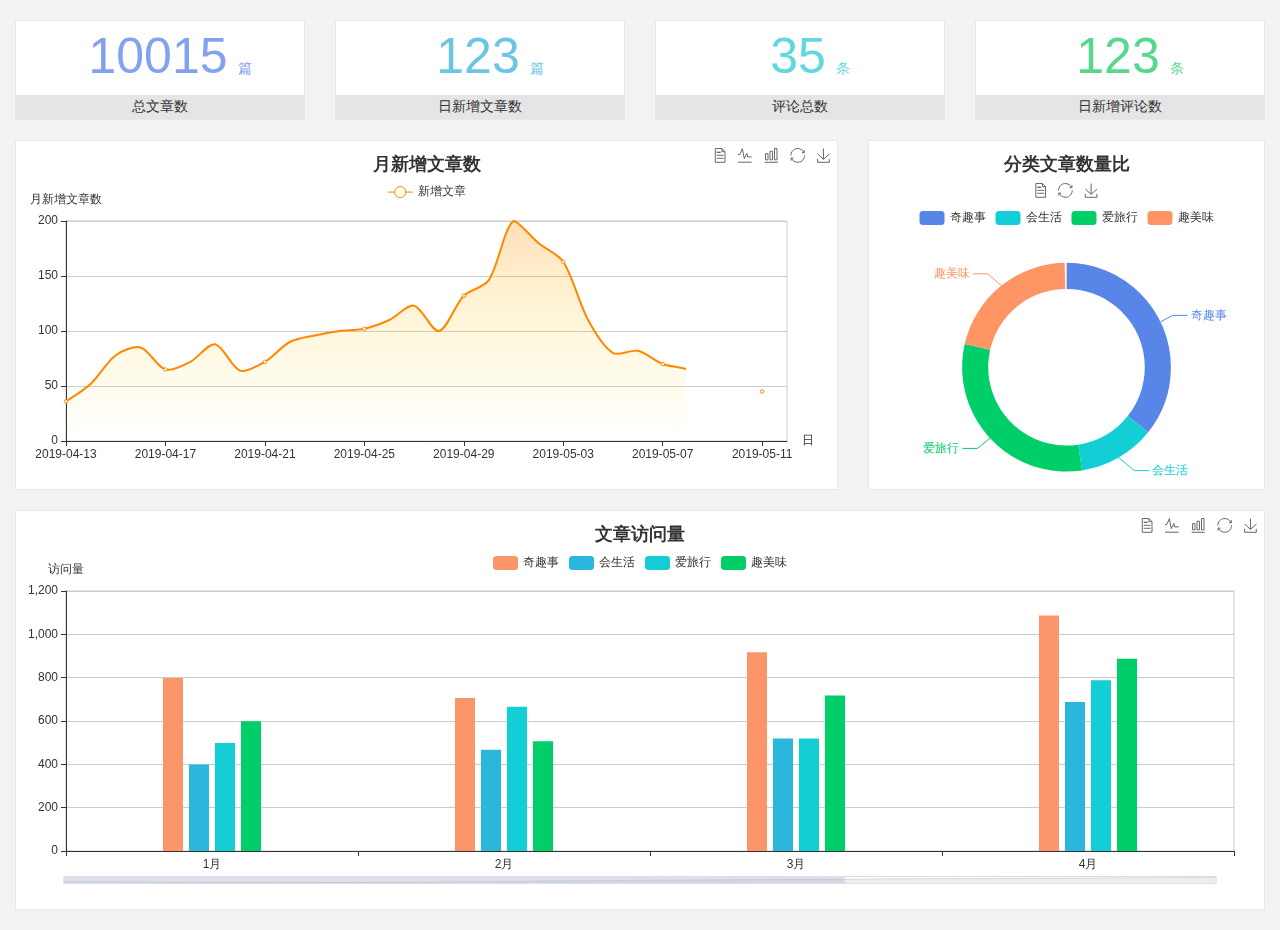
<file: home/dashboard.html>
<!DOCTYPE html>
<html lang="en">

<head>
  <meta charset="UTF-8">
  <meta name="viewport" content="width=device-width, initial-scale=1.0">
  <meta http-equiv="X-UA-Compatible" content="ie=edge">
  <title>图表统计</title>
  <link rel="stylesheet" href="/assets/lib/bootstrap.css" />
  <link rel="stylesheet" href="/assets/lib/main.css" />
  <script src="/assets/lib/jquery.js"></script>
  <script type="text/javascript" src="/assets/lib/echarts.min.js"></script>
</head>

<body>
  <div class="container-fluid">
    <div class="row spannel_list">
      <div class="col-sm-3 col-xs-6">
        <div class="spannel">
          <em>10015</em><span>篇</span>
          <b>总文章数</b>
        </div>
      </div>
      <div class="col-sm-3 col-xs-6">
        <div class="spannel scolor01">
          <em>123</em><span>篇</span>
          <b>日新增文章数</b>
        </div>
      </div>
      <div class="col-sm-3 col-xs-6">
        <div class="spannel scolor02">
          <em>35</em><span>条</span>
          <b>评论总数</b>
        </div>
      </div>
      <div class="col-sm-3 col-xs-6">
        <div class="spannel scolor03">
          <em>123</em><span>条</span>
          <b>日新增评论数</b>
        </div>
      </div>
    </div>
  </div>

  <div class="container-fluid">
    <div class="row curve-pie">
      <div class="col-lg-8 col-md-8">
        <div class="gragh_pannel" id="curve_show"></div>
      </div>
      <div class="col-lg-4 col-md-4">
        <div class="gragh_pannel" id="pie_show"></div>
      </div>
    </div>
  </div>

  <div class="container-fluid">
    <div class="column_pannel" id="column_show"></div>
  </div>

  <script>
    var oChart = echarts.init(document.getElementById('curve_show'));
    var aList_all = [
      { 'count': 36, 'date': '2019-04-13' },
      { 'count': 52, 'date': '2019-04-14' },
      { 'count': 78, 'date': '2019-04-15' },
      { 'count': 85, 'date': '2019-04-16' },
      { 'count': 65, 'date': '2019-04-17' },
      { 'count': 72, 'date': '2019-04-18' },
      { 'count': 88, 'date': '2019-04-19' },
      { 'count': 64, 'date': '2019-04-20' },
      { 'count': 72, 'date': '2019-04-21' },
      { 'count': 90, 'date': '2019-04-22' },
      { 'count': 96, 'date': '2019-04-23' },
      { 'count': 100, 'date': '2019-04-24' },
      { 'count': 102, 'date': '2019-04-25' },
      { 'count': 110, 'date': '2019-04-26' },
      { 'count': 123, 'date': '2019-04-27' },
      { 'count': 100, 'date': '2019-04-28' },
      { 'count': 132, 'date': '2019-04-29' },
      { 'count': 146, 'date': '2019-04-30' },
      { 'count': 200, 'date': '2019-05-01' },
      { 'count': 180, 'date': '2019-05-02' },
      { 'count': 163, 'date': '2019-05-03' },
      { 'count': 110, 'date': '2019-05-04' },
      { 'count': 80, 'date': '2019-05-05' },
      { 'count': 82, 'date': '2019-05-06' },
      { 'count': 70, 'date': '2019-05-07' },
      { 'count': 65, 'date': '2019-05-08' },
      { 'count': 54, 'date': '2019-05-09' },
      { 'count': 40, 'date': '2019-05-10' },
      { 'count': 45, 'date': '2019-05-11' },
      { 'count': 38, 'date': '2019-05-12' },
    ];

    let aCount = [];
    let aDate = [];

    for (var i = 0; i < aList_all.length; i++) {
      aCount.push(aList_all[i].count);
      aDate.push(aList_all[i].date);
    }

    var chartopt = {
      title: {
        text: '月新增文章数',
        left: 'center',
        top: '10'
      },
      tooltip: {
        trigger: 'axis'
      },
      legend: {
        data: ['新增文章'],
        top: '40'
      },
      toolbox: {
        show: true,
        feature: {
          mark: { show: true },
          dataView: { show: true, readOnly: false },
          magicType: { show: true, type: ['line', 'bar'] },
          restore: { show: true },
          saveAsImage: { show: true }
        }
      },
      calculable: true,
      xAxis: [
        {
          name: '日',
          type: 'category',
          boundaryGap: false,
          data: aDate
        }
      ],
      yAxis: [
        {
          name: '月新增文章数',
          type: 'value'
        }
      ],
      series: [
        {
          name: '新增文章',
          type: 'line',
          smooth: true,
          itemStyle: { normal: { areaStyle: { type: 'default' }, color: '#f80' }, lineStyle: { color: '#f80' } },
          data: aCount
        }],
      areaStyle: {
        normal: {
          color: new echarts.graphic.LinearGradient(0, 0, 0, 1, [{
            offset: 0,
            color: 'rgba(255,136,0,0.39)'
          }, {
            offset: .34,
            color: 'rgba(255,180,0,0.25)'
          }, {
            offset: 1,
            color: 'rgba(255,222,0,0.00)'
          }])

        }
      },
      grid: {
        show: true,
        x: 50,
        x2: 50,
        y: 80,
        height: 220
      }
    };

    oChart.setOption(chartopt);


    var oPie = echarts.init(document.getElementById('pie_show'));
    var oPieopt =
    {
      title: {
        top: 10,
        text: '分类文章数量比',
        x: 'center'
      },
      tooltip: {
        trigger: 'item',
        formatter: "{a} <br/>{b} : {c} ({d}%)"
      },
      color: ['#5885e8', '#13cfd5', '#00ce68', '#ff9565'],
      legend: {
        x: 'center',
        top: 65,
        data: ['奇趣事', '会生活', '爱旅行', '趣美味']
      },
      toolbox: {
        show: true,
        x: 'center',
        top: 35,
        feature: {
          mark: { show: true },
          dataView: { show: true, readOnly: false },
          magicType: {
            show: true,
            type: ['pie', 'funnel'],
            option: {
              funnel: {
                x: '25%',
                width: '50%',
                funnelAlign: 'left',
                max: 1548
              }
            }
          },
          restore: { show: true },
          saveAsImage: { show: true }
        }
      },
      calculable: true,
      series: [
        {
          name: '访问来源',
          type: 'pie',
          radius: ['45%', '60%'],
          center: ['50%', '65%'],
          data: [
            { value: 300, name: '奇趣事' },
            { value: 100, name: '会生活' },
            { value: 260, name: '爱旅行' },
            { value: 180, name: '趣美味' }
          ]
        }
      ]
    };
    oPie.setOption(oPieopt);



    var oColumn = this.echarts.init(document.getElementById('column_show'));
    var oColumnopt =
    {
      title: {
        text: '文章访问量',
        left: 'center',
        top: '10'
      },
      tooltip: {
        trigger: 'axis'
      },
      legend: {
        data: ['奇趣事', '会生活', '爱旅行', '趣美味'],
        top: '40'
      },
      toolbox: {
        show: true,
        feature: {
          mark: { show: true },
          dataView: { show: true, readOnly: false },
          magicType: { show: true, type: ['line', 'bar'] },
          restore: { show: true },
          saveAsImage: { show: true }
        }
      },
      calculable: true,
      xAxis: [
        {
          type: 'category',
          data: ['1月', '2月', '3月', '4月', '5月']
        }
      ],
      yAxis: [
        {
          name: '访问量',
          type: 'value'
        }
      ],
      series: [
        {
          name: '奇趣事',
          type: 'bar',
          barWidth: 20,
          itemStyle: {
            normal: { areaStyle: { type: 'default' }, color: '#fd956a' }
          },
          data: [800, 708, 920, 1090, 1200]
        },
        {
          name: '会生活',
          type: 'bar',
          barWidth: 20,
          itemStyle: {
            normal: { areaStyle: { type: 'default' }, color: '#2bb6db' }
          },
          data: [400, 468, 520, 690, 800]
        },
        {
          name: '爱旅行',
          type: 'bar',
          barWidth: 20,
          itemStyle: {
            normal: { areaStyle: { type: 'default' }, color: '#13cfd5' }
          },
          data: [500, 668, 520, 790, 900]
        },
        {
          name: '趣美味',
          type: 'bar',
          barWidth: 20,
          itemStyle: {
            normal: { areaStyle: { type: 'default' }, color: '#00ce68' }
          },
          data: [600, 508, 720, 890, 1000]
        }
      ],
      grid: {
        show: true,
        x: 50,
        x2: 30,
        y: 80,
        height: 260
      },
      dataZoom: [//给x轴设置滚动条
        {
          start: 0,//默认为0
          end: 100 - 1000 / 31,//默认为100
          type: 'slider',
          show: true,
          xAxisIndex: [0],
          handleSize: 0,//滑动条的 左右2个滑动条的大小
          height: 8,//组件高度
          left: 45, //左边的距离
          right: 50,//右边的距离
          bottom: 26,//右边的距离
          handleColor: '#ddd',//h滑动图标的颜色
          handleStyle: {
            borderColor: "#cacaca",
            borderWidth: "1",
            shadowBlur: 2,
            background: "#ddd",
            shadowColor: "#ddd",
          }
        }]
    };
    oColumn.setOption(oColumnopt);
  </script>
</body>

</html>
</file>
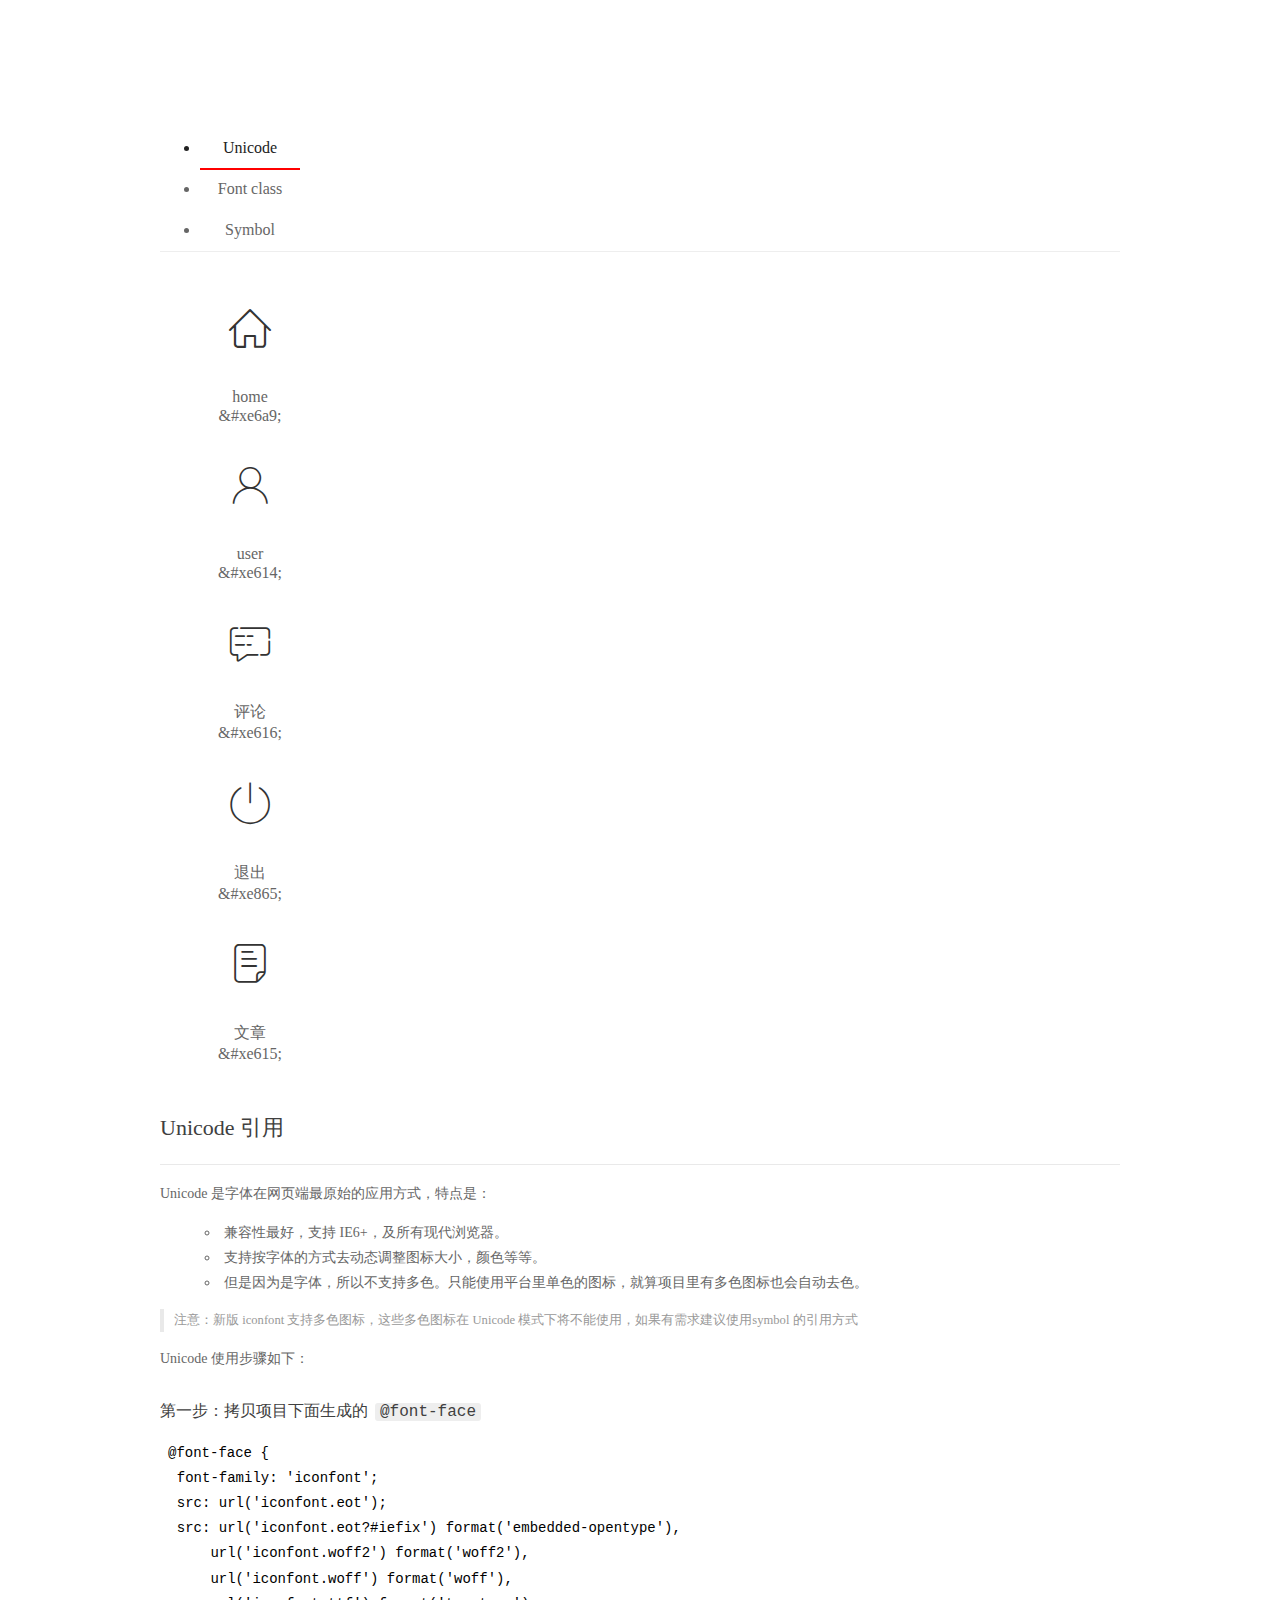
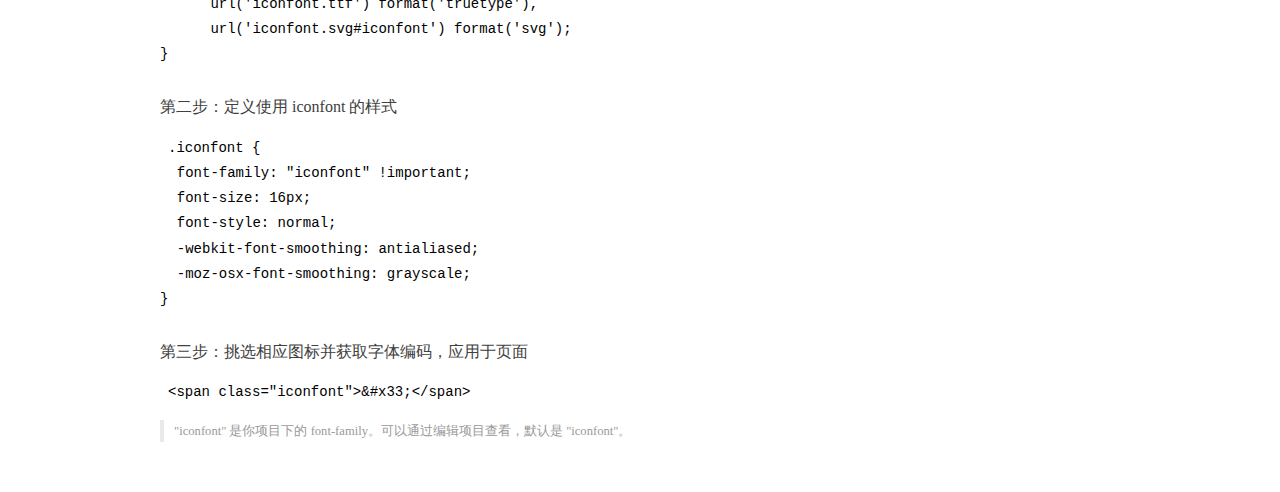
<file: assets/fonts/demo_index.html>
<!DOCTYPE html>
<html>
<head>
  <meta charset="utf-8"/>
  <title>IconFont Demo</title>
  <link rel="shortcut icon" href="https://gtms04.alicdn.com/tps/i4/TB1_oz6GVXXXXaFXpXXJDFnIXXX-64-64.ico" type="image/x-icon"/>
  <link rel="stylesheet" href="https://g.alicdn.com/thx/cube/1.3.2/cube.min.css">
  <link rel="stylesheet" href="demo.css">
  <link rel="stylesheet" href="iconfont.css">
  <script src="iconfont.js"></script>
  <!-- jQuery -->
  <script src="https://a1.alicdn.com/oss/uploads/2018/12/26/7bfddb60-08e8-11e9-9b04-53e73bb6408b.js"></script>
  <!-- 代码高亮 -->
  <script src="https://a1.alicdn.com/oss/uploads/2018/12/26/a3f714d0-08e6-11e9-8a15-ebf944d7534c.js"></script>
</head>
<body>
  <div class="main">
    <h1 class="logo"><a href="https://www.iconfont.cn/" title="iconfont 首页" target="_blank">&#xe86b;</a></h1>
    <div class="nav-tabs">
      <ul id="tabs" class="dib-box">
        <li class="dib active"><span>Unicode</span></li>
        <li class="dib"><span>Font class</span></li>
        <li class="dib"><span>Symbol</span></li>
      </ul>
      
    </div>
    <div class="tab-container">
      <div class="content unicode" style="display: block;">
          <ul class="icon_lists dib-box">
          
            <li class="dib">
              <span class="icon iconfont">&#xe6a9;</span>
                <div class="name">home</div>
                <div class="code-name">&amp;#xe6a9;</div>
              </li>
          
            <li class="dib">
              <span class="icon iconfont">&#xe614;</span>
                <div class="name">user</div>
                <div class="code-name">&amp;#xe614;</div>
              </li>
          
            <li class="dib">
              <span class="icon iconfont">&#xe616;</span>
                <div class="name">评论</div>
                <div class="code-name">&amp;#xe616;</div>
              </li>
          
            <li class="dib">
              <span class="icon iconfont">&#xe865;</span>
                <div class="name">退出</div>
                <div class="code-name">&amp;#xe865;</div>
              </li>
          
            <li class="dib">
              <span class="icon iconfont">&#xe615;</span>
                <div class="name">文章</div>
                <div class="code-name">&amp;#xe615;</div>
              </li>
          
          </ul>
          <div class="article markdown">
          <h2 id="unicode-">Unicode 引用</h2>
          <hr>

          <p>Unicode 是字体在网页端最原始的应用方式，特点是：</p>
          <ul>
            <li>兼容性最好，支持 IE6+，及所有现代浏览器。</li>
            <li>支持按字体的方式去动态调整图标大小，颜色等等。</li>
            <li>但是因为是字体，所以不支持多色。只能使用平台里单色的图标，就算项目里有多色图标也会自动去色。</li>
          </ul>
          <blockquote>
            <p>注意：新版 iconfont 支持多色图标，这些多色图标在 Unicode 模式下将不能使用，如果有需求建议使用symbol 的引用方式</p>
          </blockquote>
          <p>Unicode 使用步骤如下：</p>
          <h3 id="-font-face">第一步：拷贝项目下面生成的 <code>@font-face</code></h3>
<pre><code class="language-css"
>@font-face {
  font-family: 'iconfont';
  src: url('iconfont.eot');
  src: url('iconfont.eot?#iefix') format('embedded-opentype'),
      url('iconfont.woff2') format('woff2'),
      url('iconfont.woff') format('woff'),
      url('iconfont.ttf') format('truetype'),
      url('iconfont.svg#iconfont') format('svg');
}
</code></pre>
          <h3 id="-iconfont-">第二步：定义使用 iconfont 的样式</h3>
<pre><code class="language-css"
>.iconfont {
  font-family: "iconfont" !important;
  font-size: 16px;
  font-style: normal;
  -webkit-font-smoothing: antialiased;
  -moz-osx-font-smoothing: grayscale;
}
</code></pre>
          <h3 id="-">第三步：挑选相应图标并获取字体编码，应用于页面</h3>
<pre>
<code class="language-html"
>&lt;span class="iconfont"&gt;&amp;#x33;&lt;/span&gt;
</code></pre>
          <blockquote>
            <p>"iconfont" 是你项目下的 font-family。可以通过编辑项目查看，默认是 "iconfont"。</p>
          </blockquote>
          </div>
      </div>
      <div class="content font-class">
        <ul class="icon_lists dib-box">
          
          <li class="dib">
            <span class="icon iconfont icon-home"></span>
            <div class="name">
              home
            </div>
            <div class="code-name">.icon-home
            </div>
          </li>
          
          <li class="dib">
            <span class="icon iconfont icon-user"></span>
            <div class="name">
              user
            </div>
            <div class="code-name">.icon-user
            </div>
          </li>
          
          <li class="dib">
            <span class="icon iconfont icon-pinglun"></span>
            <div class="name">
              评论
            </div>
            <div class="code-name">.icon-pinglun
            </div>
          </li>
          
          <li class="dib">
            <span class="icon iconfont icon-tuichu"></span>
            <div class="name">
              退出
            </div>
            <div class="code-name">.icon-tuichu
            </div>
          </li>
          
          <li class="dib">
            <span class="icon iconfont icon-16"></span>
            <div class="name">
              文章
            </div>
            <div class="code-name">.icon-16
            </div>
          </li>
          
        </ul>
        <div class="article markdown">
        <h2 id="font-class-">font-class 引用</h2>
        <hr>

        <p>font-class 是 Unicode 使用方式的一种变种，主要是解决 Unicode 书写不直观，语意不明确的问题。</p>
        <p>与 Unicode 使用方式相比，具有如下特点：</p>
        <ul>
          <li>兼容性良好，支持 IE8+，及所有现代浏览器。</li>
          <li>相比于 Unicode 语意明确，书写更直观。可以很容易分辨这个 icon 是什么。</li>
          <li>因为使用 class 来定义图标，所以当要替换图标时，只需要修改 class 里面的 Unicode 引用。</li>
          <li>不过因为本质上还是使用的字体，所以多色图标还是不支持的。</li>
        </ul>
        <p>使用步骤如下：</p>
        <h3 id="-fontclass-">第一步：引入项目下面生成的 fontclass 代码：</h3>
<pre><code class="language-html">&lt;link rel="stylesheet" href="./iconfont.css"&gt;
</code></pre>
        <h3 id="-">第二步：挑选相应图标并获取类名，应用于页面：</h3>
<pre><code class="language-html">&lt;span class="iconfont icon-xxx"&gt;&lt;/span&gt;
</code></pre>
        <blockquote>
          <p>"
            iconfont" 是你项目下的 font-family。可以通过编辑项目查看，默认是 "iconfont"。</p>
        </blockquote>
      </div>
      </div>
      <div class="content symbol">
          <ul class="icon_lists dib-box">
          
            <li class="dib">
                <svg class="icon svg-icon" aria-hidden="true">
                  <use xlink:href="#icon-home"></use>
                </svg>
                <div class="name">home</div>
                <div class="code-name">#icon-home</div>
            </li>
          
            <li class="dib">
                <svg class="icon svg-icon" aria-hidden="true">
                  <use xlink:href="#icon-user"></use>
                </svg>
                <div class="name">user</div>
                <div class="code-name">#icon-user</div>
            </li>
          
            <li class="dib">
                <svg class="icon svg-icon" aria-hidden="true">
                  <use xlink:href="#icon-pinglun"></use>
                </svg>
                <div class="name">评论</div>
                <div class="code-name">#icon-pinglun</div>
            </li>
          
            <li class="dib">
                <svg class="icon svg-icon" aria-hidden="true">
                  <use xlink:href="#icon-tuichu"></use>
                </svg>
                <div class="name">退出</div>
                <div class="code-name">#icon-tuichu</div>
            </li>
          
            <li class="dib">
                <svg class="icon svg-icon" aria-hidden="true">
                  <use xlink:href="#icon-16"></use>
                </svg>
                <div class="name">文章</div>
                <div class="code-name">#icon-16</div>
            </li>
          
          </ul>
          <div class="article markdown">
          <h2 id="symbol-">Symbol 引用</h2>
          <hr>

          <p>这是一种全新的使用方式，应该说这才是未来的主流，也是平台目前推荐的用法。相关介绍可以参考这篇<a href="">文章</a>
            这种用法其实是做了一个 SVG 的集合，与另外两种相比具有如下特点：</p>
          <ul>
            <li>支持多色图标了，不再受单色限制。</li>
            <li>通过一些技巧，支持像字体那样，通过 <code>font-size</code>, <code>color</code> 来调整样式。</li>
            <li>兼容性较差，支持 IE9+，及现代浏览器。</li>
            <li>浏览器渲染 SVG 的性能一般，还不如 png。</li>
          </ul>
          <p>使用步骤如下：</p>
          <h3 id="-symbol-">第一步：引入项目下面生成的 symbol 代码：</h3>
<pre><code class="language-html">&lt;script src="./iconfont.js"&gt;&lt;/script&gt;
</code></pre>
          <h3 id="-css-">第二步：加入通用 CSS 代码（引入一次就行）：</h3>
<pre><code class="language-html">&lt;style&gt;
.icon {
  width: 1em;
  height: 1em;
  vertical-align: -0.15em;
  fill: currentColor;
  overflow: hidden;
}
&lt;/style&gt;
</code></pre>
          <h3 id="-">第三步：挑选相应图标并获取类名，应用于页面：</h3>
<pre><code class="language-html">&lt;svg class="icon" aria-hidden="true"&gt;
  &lt;use xlink:href="#icon-xxx"&gt;&lt;/use&gt;
&lt;/svg&gt;
</code></pre>
          </div>
      </div>

    </div>
  </div>
  <script>
  $(document).ready(function () {
      $('.tab-container .content:first').show()

      $('#tabs li').click(function (e) {
        var tabContent = $('.tab-container .content')
        var index = $(this).index()

        if ($(this).hasClass('active')) {
          return
        } else {
          $('#tabs li').removeClass('active')
          $(this).addClass('active')

          tabContent.hide().eq(index).fadeIn()
        }
      })
    })
  </script>
</body>
</html>
</file>
<file: assets/lib/main.css>
body{
    font-family:'MicroSoft YaHei';
    background-color: #f2f3f5;
}
.main_wrap{
    position:fixed;
    width:100%;
    height:100%;
    left:0px;
    top:0px;
    background:url('../images/login_bg.jpg'); 
    background-size:100% 100%; 
  }
.header{
    width:1200px;
    overflow: hidden;
    margin:20px auto 0;
}
.heade .logo{
    float: left;
}
.header .copyright{
    float:right;
    font-size:12px;
    color:#fff;
    text-align:right;
    line-height:20px;
    margin-top:10px;
}
.login_form_con{
    position:absolute;
    left:50%;
    top:50%;
    margin-left:-200px;
    margin-top:-155px;
    width:400px;
    height:310px;
    background-color: #edeff0;
}

.login_form{
    position: relative;
}

.login_form .icon-user{
    position:absolute;
    font-size:16px;
    color:#999;
    left:46px;
    top:12px;
}
.login_form .icon-key{
    position:absolute;
    font-size:18px;
    color:#999;
    left:46px;
    top:78px;
}
.login_title{
    height:60px;
    background:url('../images/login_title.png') center center no-repeat #fff;
}
.input_txt,.input_pass,.input_sub{
    display:block;
    width:334px;
    height:37px;
    padding:0px;
    text-indent:40px;
    border:1px solid #ddd;
    margin:27px auto 0;
    outline:none;
}
.input_sub{
    margin-top:40px;
    height:42px;
    background-color: #19b9e7;
    text-indent:0px;
    font-size:18px;
    color:#fff;
    cursor: pointer;
}
.input_sub:hover{
    background-color: #08a0cc;
}

.sider{
    position:fixed;
    left:0;
    top:0;
    bottom:0;
    width:210px;
    background-color: #323745;
}
.sider .logo{
    display:block;
    height:56px;
    background-color: #242732;
    overflow: hidden;
}
.sider .logo img{
    display:block;
    margin:6px auto 0;
}
.user_info{
    height:79px;
    border-bottom:1px solid #5a5e6b;
}

.user_info img{
    float: left;
    width:40px;
    height:40px;
    border-radius:20px;
    margin:19px 0 0 30px;
}
.user_info span{
    float: left;
    width:120px;
    font-size:12px;
    color:#fff;
    margin:23px 0 0 20px;
}
.user_info b{
    float: left;
    width: 120px;
    font-weight:normal;
    font-size:12px;
    color:#adafb5;
    margin:2px 0 0 20px;
}

.menu .level01{
    height:50px;
    line-height:50px;
}
.menu .level01 a{
    display:block;
    height:50px;
    font-size:12px;
    color:#adafb5;
    overflow: hidden;
}
.menu .level01.active a{
    background-color: #1378f0;
    color:#fff;
}
.menu .level01.active i{
    color:#fff;
}

.menu .level01 a:hover{
    background-color: #1378f0;
    color:#fff;
}
.menu .level01 a:hover i{
    color:#fff;
}
.menu .level01 i{
    color:#61646f;
    font-size:22px;
    float: left;
    margin-left:26px;
}
.menu .level01 span{
    float: left;
    margin-left:10px;
}
.menu .level01 b{
    float: right;
    margin-right:20px;
    font-weight:normal;
    transform:rotate(90deg);
    transition:all 500ms ease;
}

.menu .level01 .rotate0{
    transform:rotate(0deg);
}

.menu .level02{
    background: #242732;
    display:none;
}


.menu .level02 li{
    height:40px;
    line-height:40px;
}
.menu .level02 li a{
    display:block;
    height:40px;
    font-size:12px;
    color:#adafb5;
    overflow: hidden;
}

.menu .level02 li a:hover{
    background-color: #1378f0;
    color:#fff;
}

.menu .level02 li i{
    font-size:12px;
    float: left;
    margin-left:60px;
}
.menu .level02 li span{
    font-size:12px;
    float: left;
    margin-left:5px;
}

.menu .level02 .active a{
    color:#ffae00;
}

.header_bar{
    position:fixed;
    left:210px;
    right:0;
    top:0;
    height:56px;
    background-color: #fff;
}

.main{
    position:fixed;
    left:210px;
    top:56px;
    right:0;
    bottom:0;
    background-color: #f2f3f5;
}

.search_form{
    width:218px;
    height:33px;
    border:1px solid #ddd;
    background-color: #f2f3f5;
    border-radius:16px;
    float: left;
    margin:12px 0 0 27px;
}

.search_form input{
    padding:0px;
    margin:0px;
    border:0px;
    float: left;
    background-color: #f2f3f5;
    font-size:12px;
    width:175px;
    height:31px;
    margin-left:12px;
    outline:none;
   
}

.search_form .icon-search{
    line-height:33px;
    cursor: pointer;
    font-size:18px;
    color:#abaebb;
}
.user_center_link{
    float:right;

}
.user_center_link a{
    line-height:56px;
    font-size:12px;
    color:#999;
    margin-right:15px;
}
.user_center_link a:hover{
    color:#ffae00
}

.user_center_link img{
    width:42px;
    height:42px;
    border-radius:32px;
    margin-right:10px;
}

.spannel_list{
    margin-top:20px;
}

.spannel{
	height:100px;
	overflow:hidden;
	text-align:center;
    position:relative;
    background-color: #fff;
    border:1px solid #e7e7e9;
    margin-bottom:20px;
}

.spannel em{
    font-style:normal;
	font-size:50px;
	line-height:50px;
	display:inline-block;
	margin:10px 0 0 20px;
	font-family:'Arial';
	color:#83a2ed;
}

.spannel span{
	font-size:14px;
	display:inline-block;
	color:#83a2ed;
	margin-left:10px;
}

.spannel b{
	position:absolute;
	left:0;
	bottom:0;
	width:100%;
	line-height:24px;
	background:#e5e5e5;
	color:#333;
	font-size:14px;
	font-weight:normal;
}

.scolor01 em,.scolor01 span{
	color:#6ac6e2;
}

.scolor02 em,.scolor02 span{
	color:#5fd9de;
}

.scolor03 em,.scolor03 span{
	color:#58d88e;
}


.gragh_pannel{
    height:350px;
    border:1px solid #e7e7e9;
    background-color: #fff!important; 
    margin-bottom:20px;  
}

.column_pannel{
    margin-bottom:20px;
    height:400px;
    border:1px solid #e7e7e9;
    background-color: #fff!important;   
}

.common_title{
    line-height:42px;
    background-color: #fbfbfb;
    border:1px solid #e7e7e9;
    margin-top:20px;
    text-indent: 15px;
    font-size:14px;
    color:#333;
}

.common_con{
    border:1px solid #e7e7e9;
    border-top:0px;
    background-color: #fff;
    padding-bottom:20px;
    margin-bottom:20px;
}
.opt_btns{
    margin-top:20px;
}

.mp20{
    margin-top:20px;
}

.pagination{   
   margin:0;
}

.article_form{
    margin-top:20px;
}

.form-group{
    margin-bottom:25px;
}

.form-group label{
    font-weight:normal;
    color:#666;
}

.icon-icondate{
    line-height:16px;
}

.user_pic{
    width:100px;
    height:100px;
    margin-bottom:10px;
}

.article_cover{
    width:200px;
    height:200px;
    margin-bottom:10px;
}
</file>
<file: assets/fonts/demo.css>
/* Logo 字体 */
@font-face {
  font-family: "iconfont logo";
  src: url('https://at.alicdn.com/t/font_985780_km7mi63cihi.eot?t=1545807318834');
  src: url('https://at.alicdn.com/t/font_985780_km7mi63cihi.eot?t=1545807318834#iefix') format('embedded-opentype'),
    url('https://at.alicdn.com/t/font_985780_km7mi63cihi.woff?t=1545807318834') format('woff'),
    url('https://at.alicdn.com/t/font_985780_km7mi63cihi.ttf?t=1545807318834') format('truetype'),
    url('https://at.alicdn.com/t/font_985780_km7mi63cihi.svg?t=1545807318834#iconfont') format('svg');
}

.logo {
  font-family: "iconfont logo";
  font-size: 160px;
  font-style: normal;
  -webkit-font-smoothing: antialiased;
  -moz-osx-font-smoothing: grayscale;
}

/* tabs */
.nav-tabs {
  position: relative;
}

.nav-tabs .nav-more {
  position: absolute;
  right: 0;
  bottom: 0;
  height: 42px;
  line-height: 42px;
  color: #666;
}

#tabs {
  border-bottom: 1px solid #eee;
}

#tabs li {
  cursor: pointer;
  width: 100px;
  height: 40px;
  line-height: 40px;
  text-align: center;
  font-size: 16px;
  border-bottom: 2px solid transparent;
  position: relative;
  z-index: 1;
  margin-bottom: -1px;
  color: #666;
}


#tabs .active {
  border-bottom-color: #f00;
  color: #222;
}

.tab-container .content {
  display: none;
}

/* 页面布局 */
.main {
  padding: 30px 100px;
  width: 960px;
  margin: 0 auto;
}

.main .logo {
  color: #333;
  text-align: left;
  margin-bottom: 30px;
  line-height: 1;
  height: 110px;
  margin-top: -50px;
  overflow: hidden;
  *zoom: 1;
}

.main .logo a {
  font-size: 160px;
  color: #333;
}

.helps {
  margin-top: 40px;
}

.helps pre {
  padding: 20px;
  margin: 10px 0;
  border: solid 1px #e7e1cd;
  background-color: #fffdef;
  overflow: auto;
}

.icon_lists {
  width: 100% !important;
  overflow: hidden;
  *zoom: 1;
}

.icon_lists li {
  width: 100px;
  margin-bottom: 10px;
  margin-right: 20px;
  text-align: center;
  list-style: none !important;
  cursor: default;
}

.icon_lists li .code-name {
  line-height: 1.2;
}

.icon_lists .icon {
  display: block;
  height: 100px;
  line-height: 100px;
  font-size: 42px;
  margin: 10px auto;
  color: #333;
  -webkit-transition: font-size 0.25s linear, width 0.25s linear;
  -moz-transition: font-size 0.25s linear, width 0.25s linear;
  transition: font-size 0.25s linear, width 0.25s linear;
}

.icon_lists .icon:hover {
  font-size: 100px;
}

.icon_lists .svg-icon {
  /* 通过设置 font-size 来改变图标大小 */
  width: 1em;
  /* 图标和文字相邻时，垂直对齐 */
  vertical-align: -0.15em;
  /* 通过设置 color 来改变 SVG 的颜色/fill */
  fill: currentColor;
  /* path 和 stroke 溢出 viewBox 部分在 IE 下会显示
      normalize.css 中也包含这行 */
  overflow: hidden;
}

.icon_lists li .name,
.icon_lists li .code-name {
  color: #666;
}

/* markdown 样式 */
.markdown {
  color: #666;
  font-size: 14px;
  line-height: 1.8;
}

.highlight {
  line-height: 1.5;
}

.markdown img {
  vertical-align: middle;
  max-width: 100%;
}

.markdown h1 {
  color: #404040;
  font-weight: 500;
  line-height: 40px;
  margin-bottom: 24px;
}

.markdown h2,
.markdown h3,
.markdown h4,
.markdown h5,
.markdown h6 {
  color: #404040;
  margin: 1.6em 0 0.6em 0;
  font-weight: 500;
  clear: both;
}

.markdown h1 {
  font-size: 28px;
}

.markdown h2 {
  font-size: 22px;
}

.markdown h3 {
  font-size: 16px;
}

.markdown h4 {
  font-size: 14px;
}

.markdown h5 {
  font-size: 12px;
}

.markdown h6 {
  font-size: 12px;
}

.markdown hr {
  height: 1px;
  border: 0;
  background: #e9e9e9;
  margin: 16px 0;
  clear: both;
}

.markdown p {
  margin: 1em 0;
}

.markdown>p,
.markdown>blockquote,
.markdown>.highlight,
.markdown>ol,
.markdown>ul {
  width: 80%;
}

.markdown ul>li {
  list-style: circle;
}

.markdown>ul li,
.markdown blockquote ul>li {
  margin-left: 20px;
  padding-left: 4px;
}

.markdown>ul li p,
.markdown>ol li p {
  margin: 0.6em 0;
}

.markdown ol>li {
  list-style: decimal;
}

.markdown>ol li,
.markdown blockquote ol>li {
  margin-left: 20px;
  padding-left: 4px;
}

.markdown code {
  margin: 0 3px;
  padding: 0 5px;
  background: #eee;
  border-radius: 3px;
}

.markdown strong,
.markdown b {
  font-weight: 600;
}

.markdown>table {
  border-collapse: collapse;
  border-spacing: 0px;
  empty-cells: show;
  border: 1px solid #e9e9e9;
  width: 95%;
  margin-bottom: 24px;
}

.markdown>table th {
  white-space: nowrap;
  color: #333;
  font-weight: 600;
}

.markdown>table th,
.markdown>table td {
  border: 1px solid #e9e9e9;
  padding: 8px 16px;
  text-align: left;
}

.markdown>table th {
  background: #F7F7F7;
}

.markdown blockquote {
  font-size: 90%;
  color: #999;
  border-left: 4px solid #e9e9e9;
  padding-left: 0.8em;
  margin: 1em 0;
}

.markdown blockquote p {
  margin: 0;
}

.markdown .anchor {
  opacity: 0;
  transition: opacity 0.3s ease;
  margin-left: 8px;
}

.markdown .waiting {
  color: #ccc;
}

.markdown h1:hover .anchor,
.markdown h2:hover .anchor,
.markdown h3:hover .anchor,
.markdown h4:hover .anchor,
.markdown h5:hover .anchor,
.markdown h6:hover .anchor {
  opacity: 1;
  display: inline-block;
}

.markdown>br,
.markdown>p>br {
  clear: both;
}


.hljs {
  display: block;
  background: white;
  padding: 0.5em;
  color: #333333;
  overflow-x: auto;
}

.hljs-comment,
.hljs-meta {
  color: #969896;
}

.hljs-string,
.hljs-variable,
.hljs-template-variable,
.hljs-strong,
.hljs-emphasis,
.hljs-quote {
  color: #df5000;
}

.hljs-keyword,
.hljs-selector-tag,
.hljs-type {
  color: #a71d5d;
}

.hljs-literal,
.hljs-symbol,
.hljs-bullet,
.hljs-attribute {
  color: #0086b3;
}

.hljs-section,
.hljs-name {
  color: #63a35c;
}

.hljs-tag {
  color: #333333;
}

.hljs-title,
.hljs-attr,
.hljs-selector-id,
.hljs-selector-class,
.hljs-selector-attr,
.hljs-selector-pseudo {
  color: #795da3;
}

.hljs-addition {
  color: #55a532;
  background-color: #eaffea;
}

.hljs-deletion {
  color: #bd2c00;
  background-color: #ffecec;
}

.hljs-link {
  text-decoration: underline;
}

/* 代码高亮 */
/* PrismJS 1.15.0
https://prismjs.com/download.html#themes=prism&languages=markup+css+clike+javascript */
/**
 * prism.js default theme for JavaScript, CSS and HTML
 * Based on dabblet (http://dabblet.com)
 * @author Lea Verou
 */
code[class*="language-"],
pre[class*="language-"] {
  color: black;
  background: none;
  text-shadow: 0 1px white;
  font-family: Consolas, Monaco, 'Andale Mono', 'Ubuntu Mono', monospace;
  text-align: left;
  white-space: pre;
  word-spacing: normal;
  word-break: normal;
  word-wrap: normal;
  line-height: 1.5;

  -moz-tab-size: 4;
  -o-tab-size: 4;
  tab-size: 4;

  -webkit-hyphens: none;
  -moz-hyphens: none;
  -ms-hyphens: none;
  hyphens: none;
}

pre[class*="language-"]::-moz-selection,
pre[class*="language-"] ::-moz-selection,
code[class*="language-"]::-moz-selection,
code[class*="language-"] ::-moz-selection {
  text-shadow: none;
  background: #b3d4fc;
}

pre[class*="language-"]::selection,
pre[class*="language-"] ::selection,
code[class*="language-"]::selection,
code[class*="language-"] ::selection {
  text-shadow: none;
  background: #b3d4fc;
}

@media print {

  code[class*="language-"],
  pre[class*="language-"] {
    text-shadow: none;
  }
}

/* Code blocks */
pre[class*="language-"] {
  padding: 1em;
  margin: .5em 0;
  overflow: auto;
}

:not(pre)>code[class*="language-"],
pre[class*="language-"] {
  background: #f5f2f0;
}

/* Inline code */
:not(pre)>code[class*="language-"] {
  padding: .1em;
  border-radius: .3em;
  white-space: normal;
}

.token.comment,
.token.prolog,
.token.doctype,
.token.cdata {
  color: slategray;
}

.token.punctuation {
  color: #999;
}

.namespace {
  opacity: .7;
}

.token.property,
.token.tag,
.token.boolean,
.token.number,
.token.constant,
.token.symbol,
.token.deleted {
  color: #905;
}

.token.selector,
.token.attr-name,
.token.string,
.token.char,
.token.builtin,
.token.inserted {
  color: #690;
}

.token.operator,
.token.entity,
.token.url,
.language-css .token.string,
.style .token.string {
  color: #9a6e3a;
  background: hsla(0, 0%, 100%, .5);
}

.token.atrule,
.token.attr-value,
.token.keyword {
  color: #07a;
}

.token.function,
.token.class-name {
  color: #DD4A68;
}

.token.regex,
.token.important,
.token.variable {
  color: #e90;
}

.token.important,
.token.bold {
  font-weight: bold;
}

.token.italic {
  font-style: italic;
}

.token.entity {
  cursor: help;
}
</file>
<file: assets/fonts/iconfont.css>
@font-face {font-family: "iconfont";
  src: url('iconfont.eot?t=1576139966484'); /* IE9 */
  src: url('iconfont.eot?t=1576139966484#iefix') format('embedded-opentype'), /* IE6-IE8 */
  url('[data-uri]') format('woff2'),
  url('iconfont.woff?t=1576139966484') format('woff'),
  url('iconfont.ttf?t=1576139966484') format('truetype'), /* chrome, firefox, opera, Safari, Android, iOS 4.2+ */
  url('iconfont.svg?t=1576139966484#iconfont') format('svg'); /* iOS 4.1- */
}

.iconfont {
  font-family: "iconfont" !important;
  font-size: 16px;
  font-style: normal;
  -webkit-font-smoothing: antialiased;
  -moz-osx-font-smoothing: grayscale;
}

.icon-home:before {
  content: "\e6a9";
}

.icon-user:before {
  content: "\e614";
}

.icon-pinglun:before {
  content: "\e616";
}

.icon-tuichu:before {
  content: "\e865";
}

.icon-16:before {
  content: "\e615";
}
</file>
